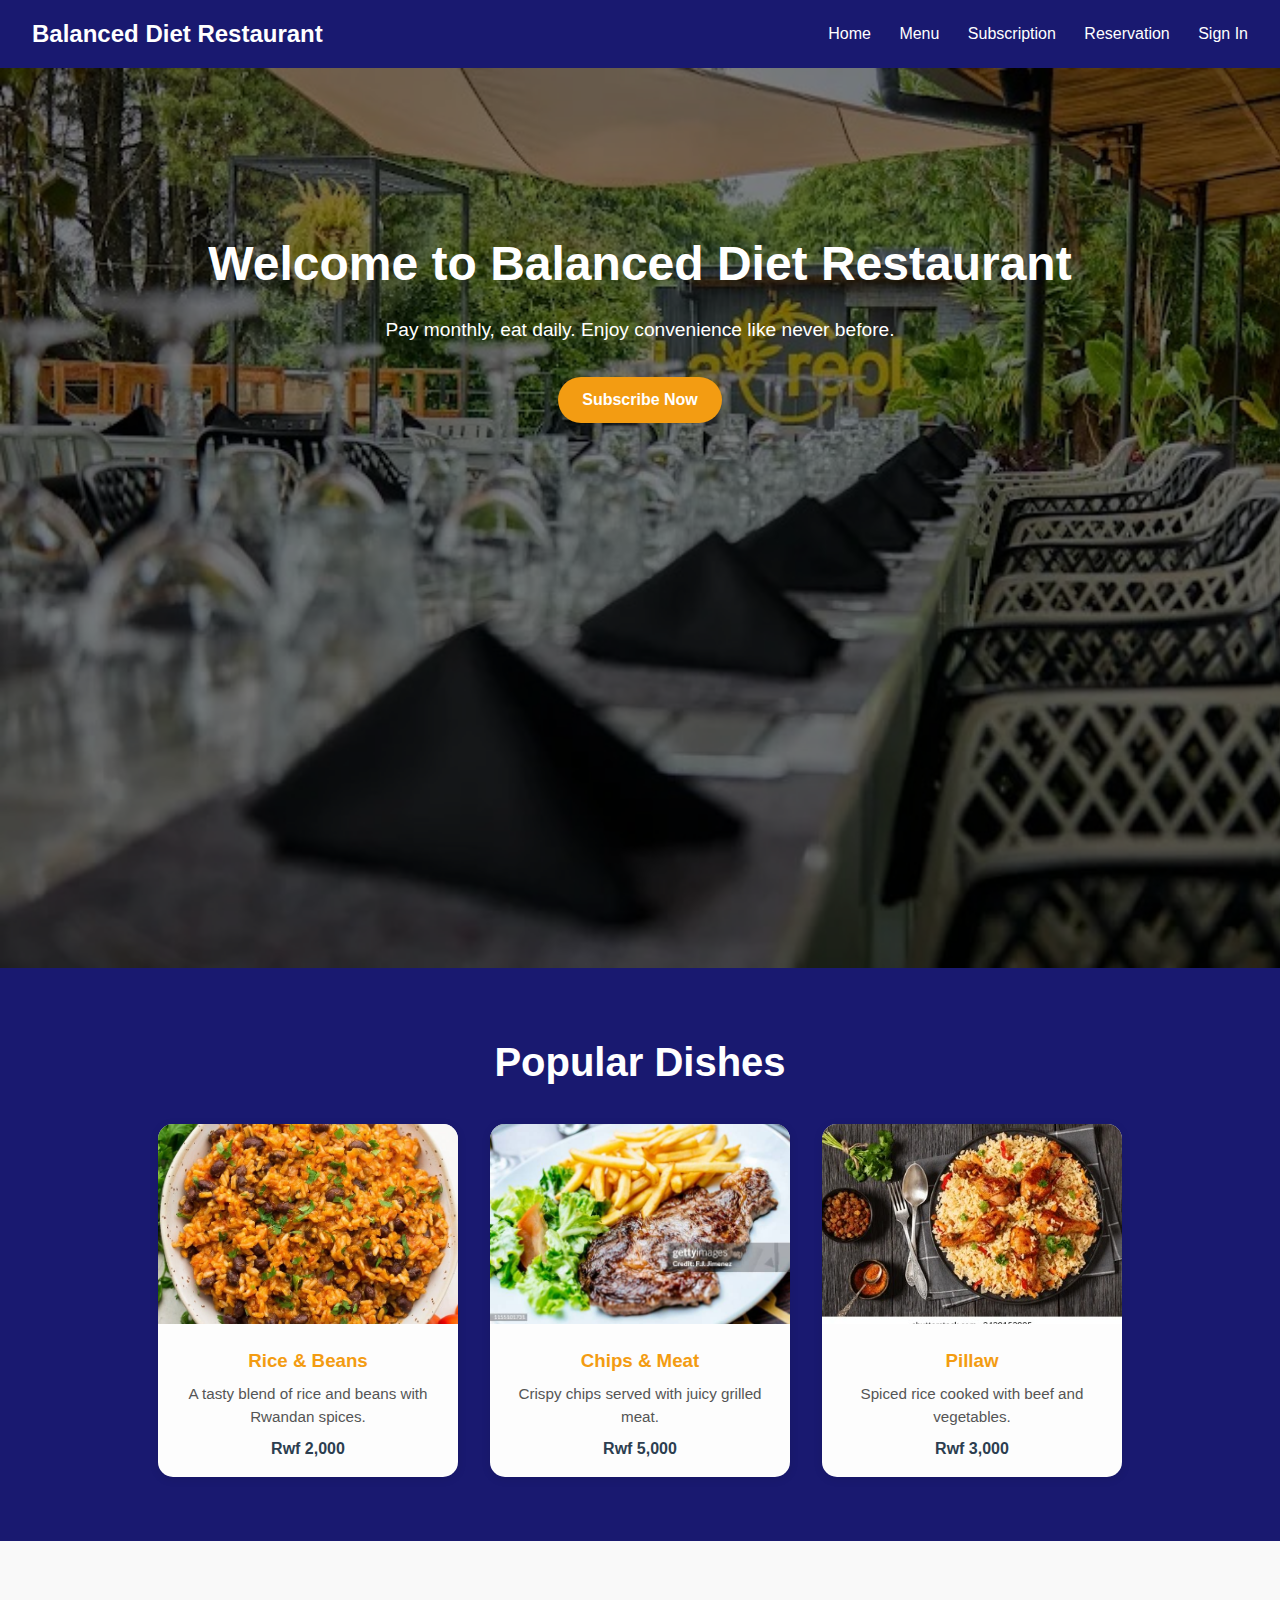
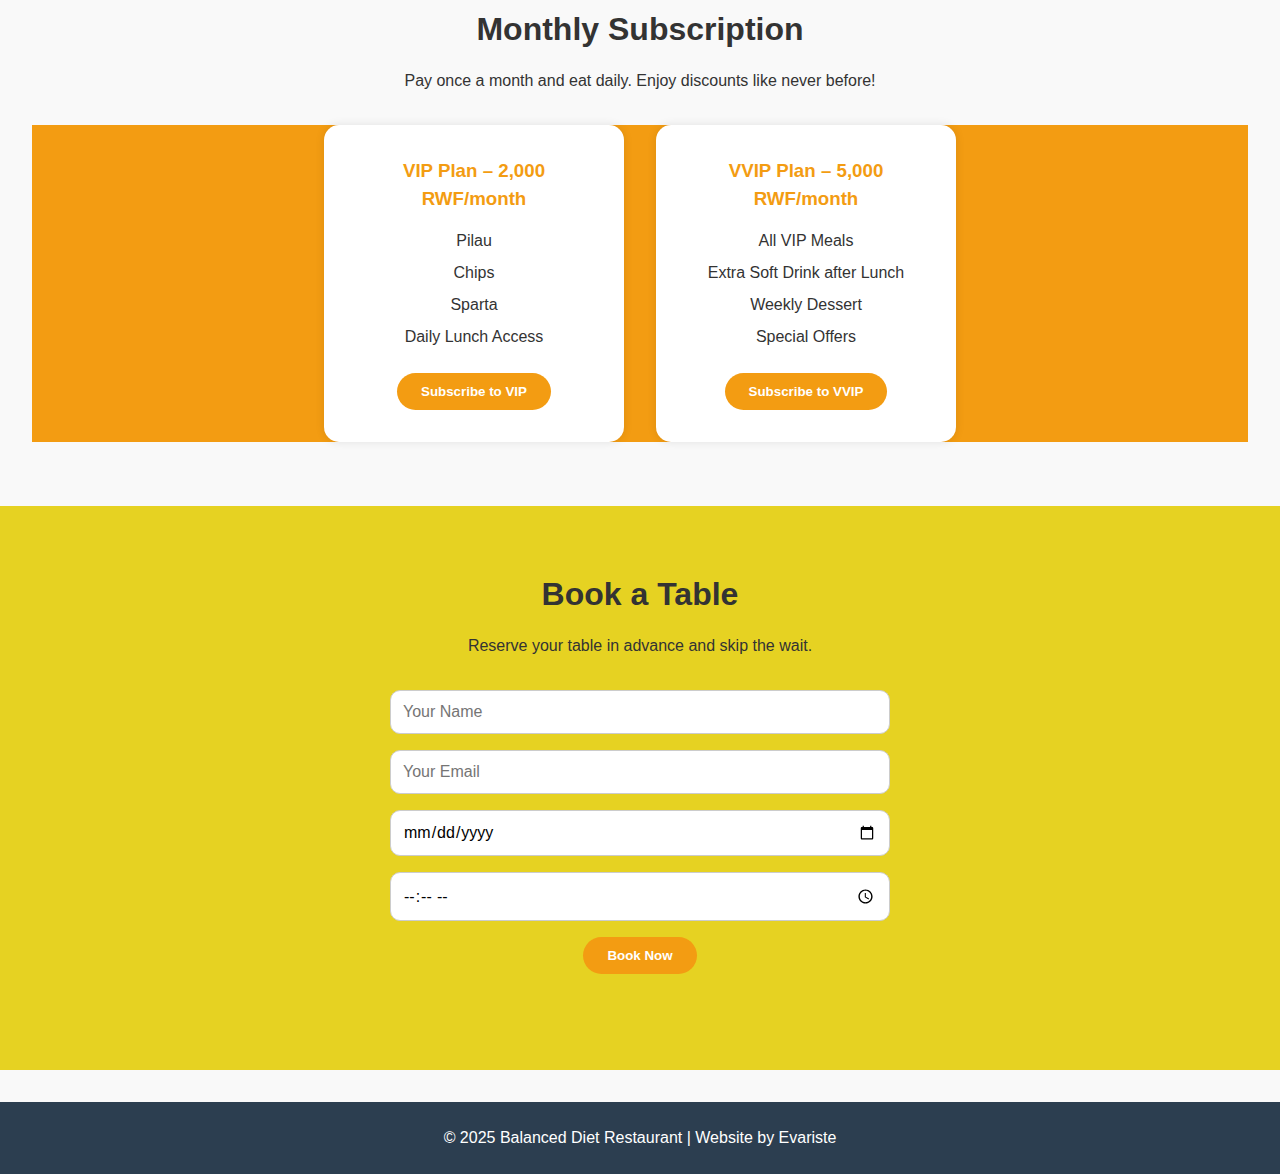
<file: index.html>
<!DOCTYPE html>
<html lang="en">
<head>
  <meta charset="UTF-8" />
  <meta name="viewport" content="width=device-width, initial-scale=1" />
  <title>Balanced Diet Restaurant</title>
  <link rel="stylesheet" href="style/style.css" />
</head>
<body>
  <header class="navbar">
    <div class="logo">Balanced Diet Restaurant</div>
    <nav>
      <a href="#home">Home</a>
      <a href="#popular-dishes">Menu</a>
      <a href="#sub">Subscription</a>
      <a href="#reserve">Reservation</a>
      <a href="signIn.html">Sign In</a>
    </nav>
  </header>

  <!-- Hero -->
  <section class="hero" id="home">
    <h1>Welcome to Balanced Diet Restaurant</h1>
    <p>Pay monthly, eat daily. Enjoy convenience like never before.</p>
    <a href="#sub" class="btn">Subscribe Now</a>
  </section>

  <!-- Menu Section -->
<section id="popular-dishes">
  <h2>Popular Dishes</h2>
  <div class="dishes-container">
    <div class="dish-card">
      <img src="images/beans.jpeg" alt="Rice and Beans">
      <div class="dish-info">
        <h3>Rice & Beans</h3>
        <p>A tasty blend of rice and beans with Rwandan spices.</p>
        <span class="price">Rwf 2,000</span>
      </div>
    </div>

    <div class="dish-card">
      <img src="images/chips.jpeg" alt="Chips and Meat">
      <div class="dish-info">
        <h3>Chips & Meat</h3>
        <p>Crispy chips served with juicy grilled meat.</p>
        <span class="price">Rwf 5,000</span>
      </div>
    </div>

    <div class="dish-card">
      <img src="images/pillaw.jpeg" alt="Pillaw">
      <div class="dish-info">
        <h3>Pillaw</h3>
        <p>Spiced rice cooked with beef and vegetables.</p>
        <span class="price">Rwf 3,000</span>
      </div>
    </div>
  </div>
</section>


  <!-- Subscription Section -->
  <section id="sub" class="section">
    <h2>Monthly Subscription</h2>
    <p>Pay once a month and eat daily. Enjoy discounts like never before!</p>

    <div class="subscription-plans">
      <!-- VIP Plan -->
      <div class="plan-card">
        <h3>VIP Plan – 2,000 RWF/month</h3>
        <ul>
          <li> Pilau</li>
          <li> Chips</li>
          <li> Sparta</li>
          <li> Daily Lunch Access</li>
        </ul>
        <button class="btn">Subscribe to VIP</button>
      </div>

      <!-- VVIP Plan -->
      <div class="plan-card">
        <h3>VVIP Plan – 5,000 RWF/month</h3>
        <ul>
          <li>All VIP Meals</li>
          <li> Extra Soft Drink after Lunch</li>
          <li> Weekly Dessert</li>
          <li> Special Offers</li>
        </ul>
        <button class="btn">Subscribe to VVIP</button>
      </div>
    </div>
  </section>

  <!-- Reservation Section -->
  <section id="reserve" class="section">
    <h2>Book a Table</h2>
    <p>Reserve your table in advance and skip the wait.</p>
    <form>
      <input type="text" placeholder="Your Name" required />
      <input type="email" placeholder="Your Email" required />
      <input type="date" required />
      <input type="time" required />
      <button class="btn" type="submit">Book Now</button>
    </form>
  </section>

  <!-- Footer -->
  <footer>
    <p>&copy; 2025 Balanced Diet Restaurant | Website by Evariste</p>
  </footer>
</body>
</html>
</file>
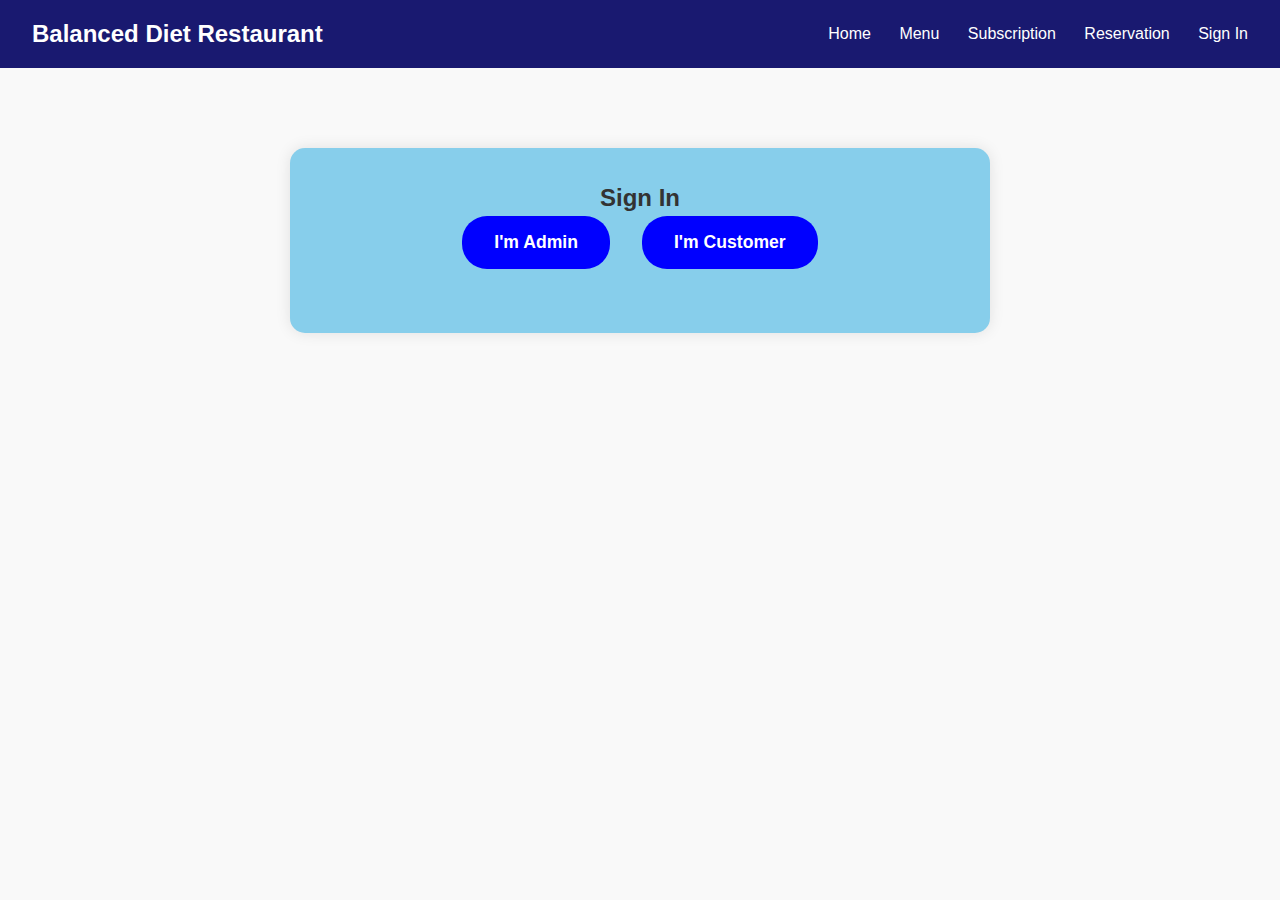
<file: signIn.html>
<!DOCTYPE html>
<html lang="en">
<head>
  <meta charset="UTF-8" />
  <meta name="viewport" content="width=device-width, initial-scale=1" />
  <title>Balanced – Login</title>
  <link rel="stylesheet" href="style/style.css" />  
  <link rel="stylesheet" href="style/sign.css">
</head>
<body>
    <header class="navbar">
    <div class="logo">Balanced Diet Restaurant</div>
    <nav>
      <a href="index.html">Home</a>
      <a href="index.html">Menu</a>
      <a href="index.html">Subscription</a>
      <a href="index.html">Reservation</a>
      <a href="signIn.html">Sign In</a>
    </nav>
  </header>
  <div class="login-container">
    <h2>Sign In</h2>
    <div class="role-buttons">
      <button class="role-btn" onclick="showForm('admin')">I'm Admin</button>
      <button class="role-btn" onclick="showForm('customer')">I'm Customer</button>
    </div>

    <!-- Admin Form -->
    <form id="adminForm" class="login-form" action="admin_dashboard.html" method="POST">
       <label for="adminName">Admin name </label>
       <input type="text" id="adname" name="adminName" required>
      <label for="adminEmail">Admin Email:</label>
      <input type="email" id="adminEmail" name="adminEmail" required />

      <label for="adminPassword">Password:</label>
      <input type="password" id="adminPassword" name="adminPassword" required />

      <button type="submit" class="btn">Login as Admin</button>

      <div class="services">
        <p>✔ Manage menu</p>
        <p>✔ View customer reservations</p>
        <p>✔ Add offers and update subscriptions</p>
      </div>
    </form>

    <!-- Customer Form -->
    <form id="customerForm" class="login-form" action="customer_dashboard.html" method="POST">
      <label for="customerName">Customer name</label>
      <input type="text" id="customerName" name="customer name" required>

      <label for="customerEmail">Customer Email:</label>
      <input type="email" id="customerEmail" name="customerEmail" required />

      <label for="customerPassword">Password:</label>
      <input type="password" id="customerPassword" name="customerPassword" required />

      <button type="submit" class="btn">Login as Customer</button>

      <div class="services">
        <p>✔ Book tables online</p>
        <p>✔ Subscribe to monthly meal plans</p>
        <p>✔ Order food for home delivery</p>
      </div>
    </form>
  </div>
  <script src="java/main.js"></script>
</body>
</html>
</file>
<file: style/sign.css>
.login-container {
      max-width: 700px;
      margin: 5rem auto;
      padding: 2rem;
      background-color: skyblue;
      border-radius: 15px;
      box-shadow: 0 0 15px rgba(0, 0, 0, 0.1);
      text-align: center;
    }

    .role-buttons {
      display: flex;
      justify-content: center;
      gap: 2rem;
      margin-bottom: 2rem;
    }

    .role-btn {
      padding: 1rem 2rem;
      font-size: 1.1rem;
      border: none;
      border-radius: 25px;
      cursor: pointer;
      background-color: blue ;
      color: white;
      font-weight: bold;
      transition: background-color 0.3s;
    }

    .role-btn:hover {
      background-color: #e67e22;
    }

    .login-form {

      display: none;
      flex-direction: column;
      gap: 1rem;
      text-align: left;
    }

    .login-form.active {
      display: flex;
    }

    .login-form label {
      font-weight: 600;
    }

    .login-form input {
      padding: 0.75rem;
      border: 1px solid #ccc;
      border-radius: 10px;
      font-size: 1rem;
    }

    .login-form .btn {
      background-color: blue;
      border: none;
      padding: 0.75rem;
      color: white;
      border-radius: 25px;
      font-weight: bold;
      cursor: pointer;
    }
    .login-form .btn:hover{
        background-color: #e67e22;
    } 

    .services {
      margin-top: 1rem;
      font-size: 0.95rem;
      color: black;
    }
</file>
<file: style/style.css>
/* Reset default styles */
* {
  margin: 0;
  padding: 0;
  box-sizing: border-box;
  font-family: 'Segoe UI', Tahoma, Geneva, Verdana, sans-serif;
}

/* Body */
body {
  background-color: #f9f9f9;
  color: #333;
  line-height: 1.5;
}

/* Navbar */
.navbar {
  background-color: midnightblue;
  color: white;
  display: flex;
  justify-content: space-between;
  align-items: center;
  padding: 1rem 2rem;
  position: sticky;
  top: 0;
  z-index: 1000;
}

.logo {
  font-size: 1.5rem;
  font-weight: bold;
}

.navbar nav a {
  color: white;
  text-decoration: none;
  margin-left: 1.5rem;
  font-weight: 500;
  transition: color 0.3s;
}

.navbar nav a:hover {
  color: #f39c12;
}

/* Hero Section */
.hero {
  background-image: url('../images/background.jpeg');
  background-repeat: no-repeat;
  background-size: cover;
  height: 100vh;
  color: white;
  text-align: center;
  padding-top: 10rem;
  position: relative;
}
#popular-dishes {
  padding: 4rem 2rem;
  background-color: midnightblue;
  text-align: center;
}

#popular-dishes h2 {
  font-size: 2.5rem;
  color: #fff;
  margin-bottom: 2rem;
}

.dishes-container {
  display: flex;
  flex-wrap: wrap;
  gap: 2rem;
  justify-content: center;
}

.dish-card {
  background-color: #fdfdfd;
  border-radius: 15px;
  box-shadow: 0 2px 10px rgba(0,0,0,0.1);
  overflow: hidden;
  width: 300px;
  transition: transform 0.3s ease;
}

.dish-card:hover {
  transform: translateY(-5px);
}

.dish-card img {
  width: 100%;
  height: 200px;
  object-fit: cover;
}

.dish-info {
  padding: 1rem;
}

.dish-info h3 {
  margin-bottom: 0.5rem;
  color: #f39c12;
}

.dish-info p {
  font-size: 0.95rem;
  color: #555;
  margin-bottom: 0.5rem;
}

.price {
  font-weight: bold;
  color: #2c3e50;
}


.hero::before {
  content: "";
  position: absolute;
  top: 0; left: 0;
  width: 100%;
  height: 100%;
  background-color: rgba(0, 0, 0, 0.5);
}

.hero h1, .hero p, .hero .btn {
  position: relative;
  z-index: 1;
}

.hero h1 {
  font-size: 3rem;
  margin-bottom: 1rem;
}

.hero p {
  font-size: 1.2rem;
  margin-bottom: 2rem;
}

.btn {
  display: inline-block;
  background-color: #f39c12;
  color: white;
  padding: 0.7rem 1.5rem;
  text-decoration: none;
  font-weight: bold;
  border-radius: 25px;
  transition: background 0.3s;
  border: none;
  cursor: pointer;
}

.btn:hover {
  background-color: #e67e22;
}

/* Sections */
.section {
  padding: 4rem 2rem;
  text-align: center;
}

.section h2 {
  font-size: 2rem;
  margin-bottom: 1rem;
}

/* Menu */
#menu ul {
  list-style: none;
  padding: 0;
}

#menu li {
  font-size: 1.1rem;
  margin-bottom: 0.5rem;
}

/* Subscription Plans */
.subscription-plans {
  display: flex;
  flex-wrap: wrap;
  gap: 2rem;
  justify-content: center;
  margin-top: 2rem;
  background-color: #f39c12;
}

.plan-card {
  background-color: white;
  border-radius: 15px;
  box-shadow: 0 0 10px rgba(0,0,0,0.1);
  padding: 2rem;
  width: 300px;
  transition: transform 0.3s ease;
}

.plan-card:hover {
  transform: translateY(-5px);
}

.plan-card h3 {
  color: #f39c12;
  margin-bottom: 1rem;
}

.plan-card ul {
  list-style: none;
  padding: 0;
  margin-bottom: 1.5rem;
}

.plan-card li {
  margin-bottom: 0.5rem;
}

/* Reservation Form */
form {
  max-width: 500px;
  margin: 2rem auto;
  display: flex;
  flex-direction: column;
  gap: 1rem;

}

form input {
  padding: 0.75rem;
  border: 1px solid #ccc;
  border-radius: 10px;
  font-size: 1rem;
}

form button {
  align-self: center;
  width: fit-content;
}
#reserve{
  background-color: #e6d222;
}

/* Footer */
footer {
  background-color: #2c3e50;
  color: white;
  text-align: center;
  padding: 1.5rem;
  margin-top: 2rem;
}
</file>
